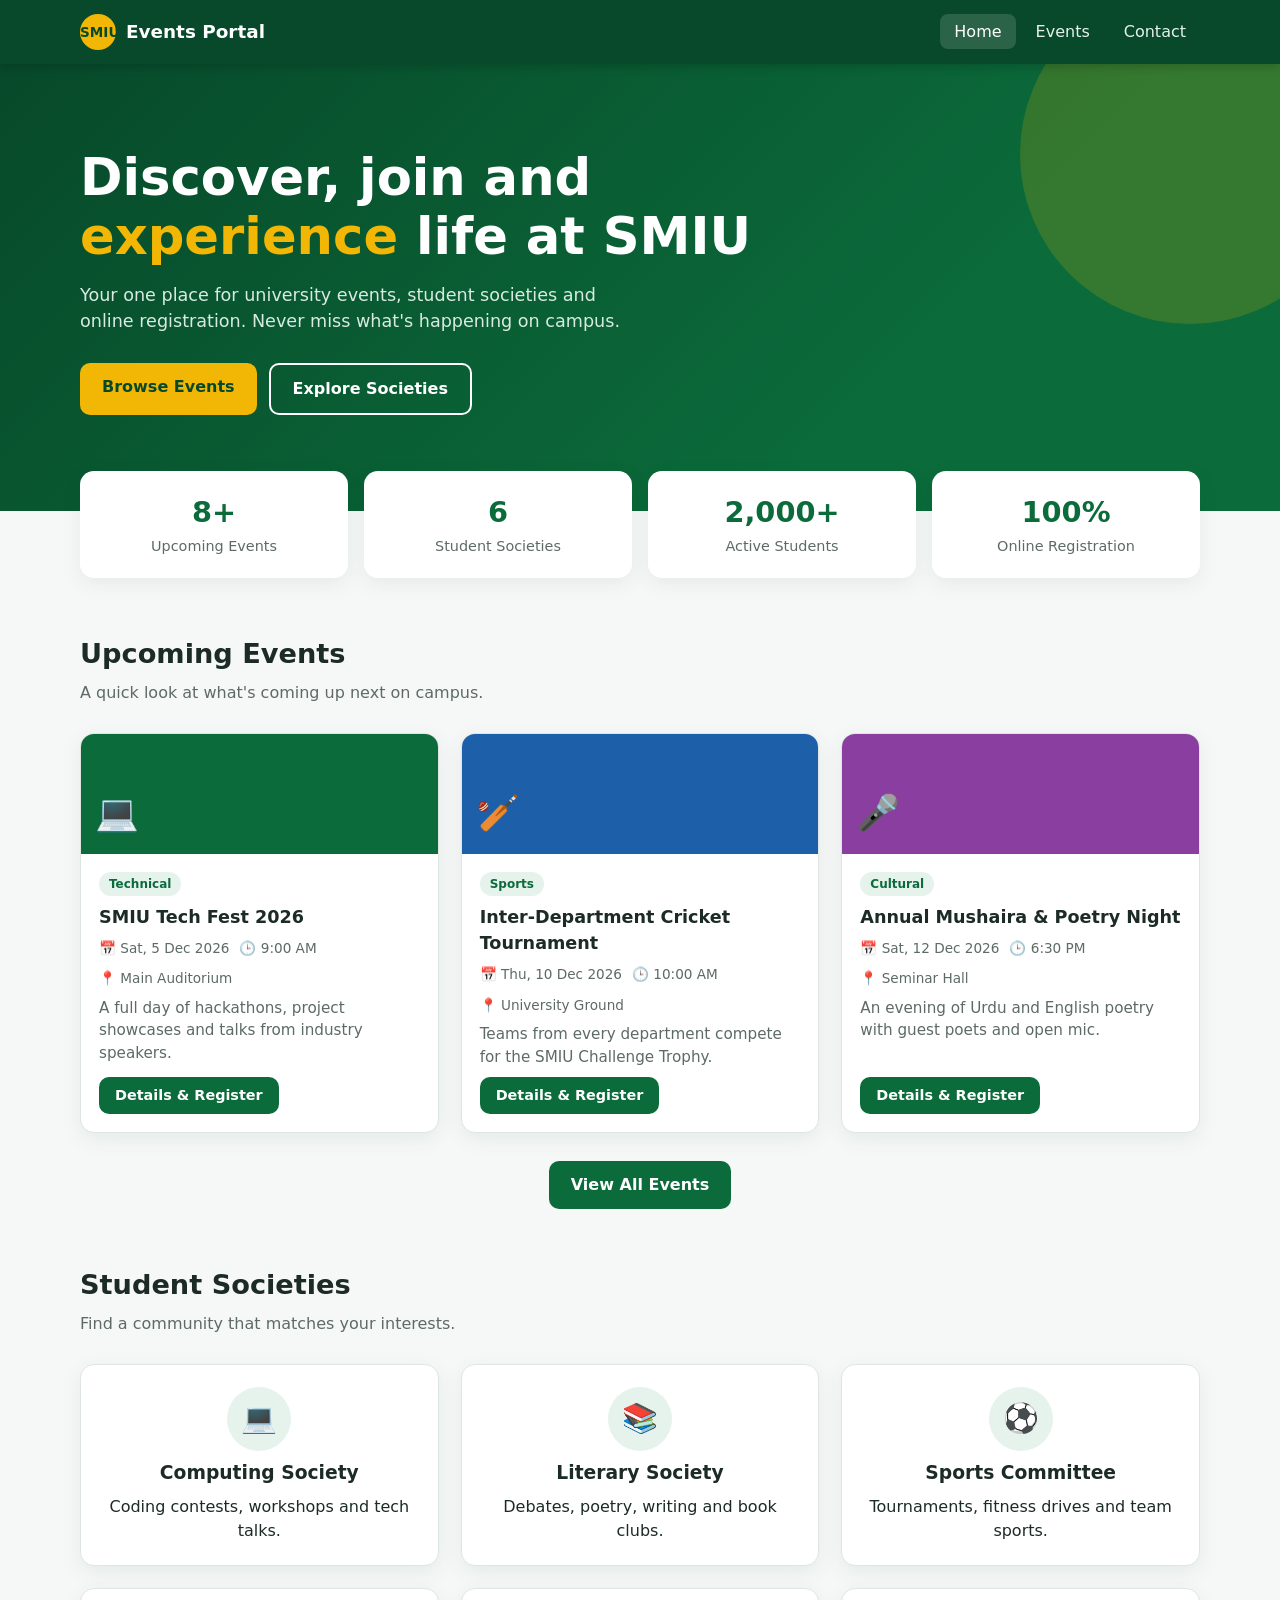
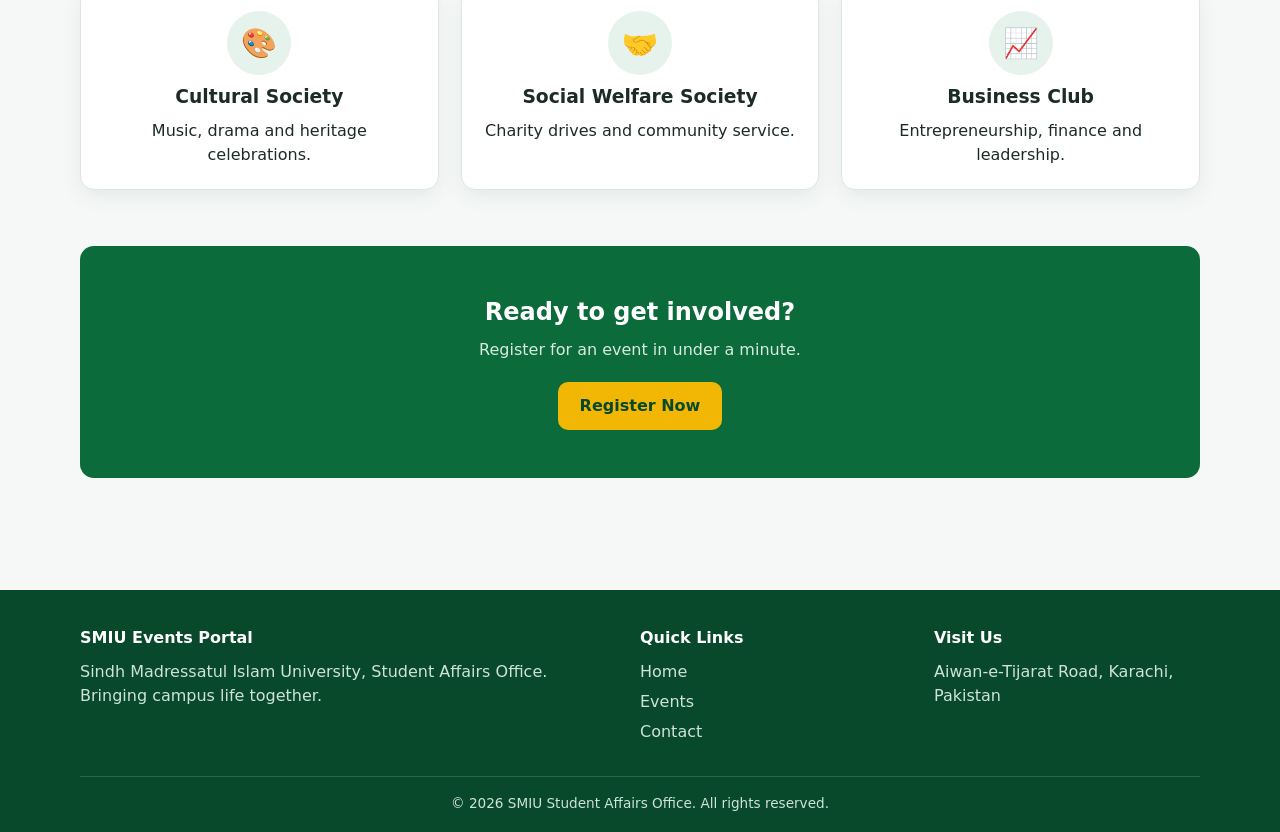
<file: index.html>
<!DOCTYPE html>
<html lang="en">
<head>
  <meta charset="UTF-8">
  <meta name="viewport" content="width=device-width, initial-scale=1.0">
  <meta name="description" content="SMIU Events Portal - discover university events, explore societies and register online.">
  <title>SMIU Events Portal | Home</title>
  <link rel="stylesheet" href="style.css">
</head>
<body>

  <header class="site-header">
    <div class="container nav">
      <a href="index.html" class="brand"><span class="brand-badge">SMIU</span> Events Portal</a>
      <button class="nav-toggle" aria-label="Toggle menu" aria-expanded="false">&#9776;</button>
      <ul class="nav-links">
        <li><a href="index.html" class="active">Home</a></li>
        <li><a href="events.html">Events</a></li>
        <li><a href="contact.html">Contact</a></li>
      </ul>
    </div>
  </header>

  <main>
    <section class="hero">
      <div class="container">
        <h1>Discover, join and <span>experience</span> life at SMIU</h1>
        <p>Your one place for university events, student societies and online registration. Never miss what's happening on campus.</p>
        <div class="hero-actions">
          <a href="events.html" class="btn">Browse Events</a>
          <a href="#societies" class="btn btn-outline">Explore Societies</a>
        </div>
      </div>
    </section>

    <section class="stats">
      <div class="container stats-grid">
        <div class="stat"><strong>8+</strong><span>Upcoming Events</span></div>
        <div class="stat"><strong>6</strong><span>Student Societies</span></div>
        <div class="stat"><strong>2,000+</strong><span>Active Students</span></div>
        <div class="stat"><strong>100%</strong><span>Online Registration</span></div>
      </div>
    </section>

    <section class="section">
      <div class="container">
        <h2 class="section-title">Upcoming Events</h2>
        <p class="section-sub">A quick look at what's coming up next on campus.</p>
        <div class="grid grid-3" id="home-events"></div>
        <p style="text-align:center;margin-top:28px">
          <a href="events.html" class="btn btn-green">View All Events</a>
        </p>
      </div>
    </section>

    <section class="section" id="societies" style="padding-top:0">
      <div class="container">
        <h2 class="section-title">Student Societies</h2>
        <p class="section-sub">Find a community that matches your interests.</p>
        <div class="grid grid-3" id="society-grid"></div>
      </div>
    </section>

    <section class="section" style="padding-top:0">
      <div class="container">
        <div class="cta">
          <h2>Ready to get involved?</h2>
          <p>Register for an event in under a minute.</p>
          <a href="events.html" class="btn">Register Now</a>
        </div>
      </div>
    </section>
  </main>

  <footer class="site-footer">
    <div class="container">
      <div class="footer-grid">
        <div>
          <h4>SMIU Events Portal</h4>
          <p>Sindh Madressatul Islam University, Student Affairs Office. Bringing campus life together.</p>
        </div>
        <div>
          <h4>Quick Links</h4>
          <a href="index.html">Home</a>
          <a href="events.html">Events</a>
          <a href="contact.html">Contact</a>
        </div>
        <div>
          <h4>Visit Us</h4>
          <p>Aiwan-e-Tijarat Road, Karachi, Pakistan</p>
        </div>
      </div>
      <p class="copyright">&copy; <span id="year">2026</span> SMIU Student Affairs Office. All rights reserved.</p>
    </div>
  </footer>

  <script src="events-data.js"></script>
  <script src="main.js"></script>
</body>
</html>
</file>
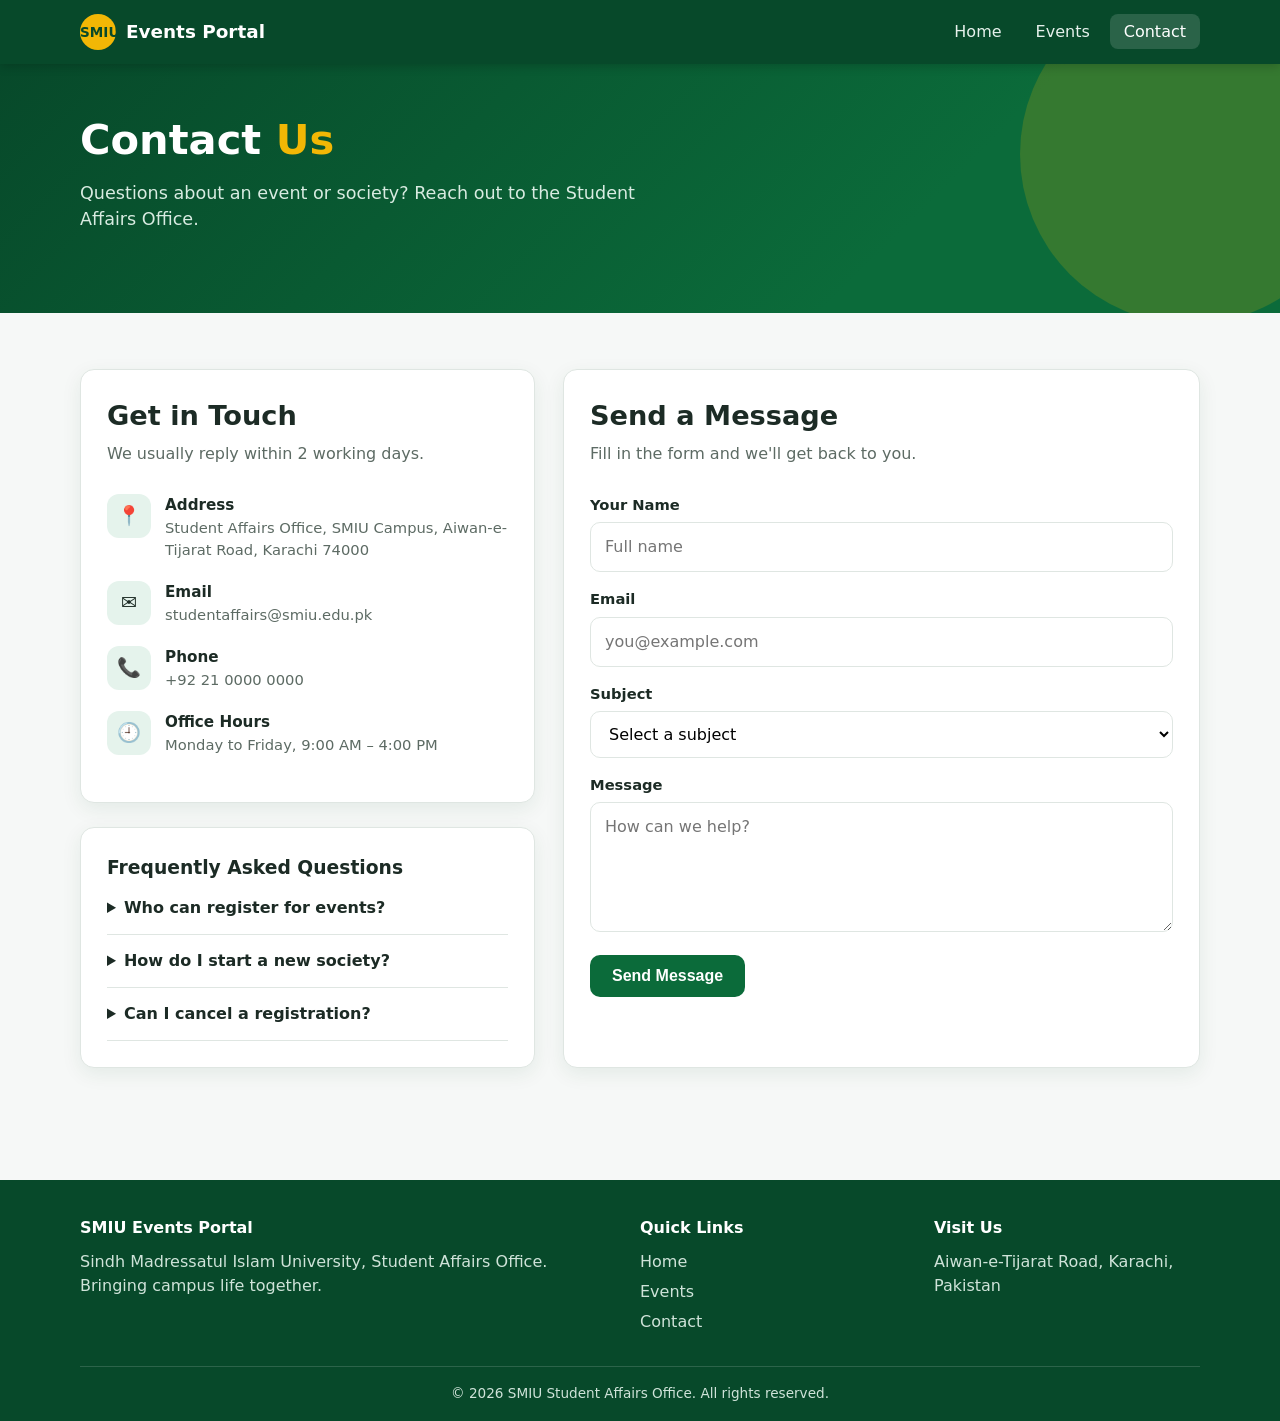
<file: contact.html>
<!DOCTYPE html>
<html lang="en">
<head>
  <meta charset="UTF-8">
  <meta name="viewport" content="width=device-width, initial-scale=1.0">
  <meta name="description" content="Contact the SMIU Student Affairs Office.">
  <title>SMIU Events Portal | Contact</title>
  <link rel="stylesheet" href="style.css">
</head>
<body>

  <header class="site-header">
    <div class="container nav">
      <a href="index.html" class="brand"><span class="brand-badge">SMIU</span> Events Portal</a>
      <button class="nav-toggle" aria-label="Toggle menu" aria-expanded="false">&#9776;</button>
      <ul class="nav-links">
        <li><a href="index.html">Home</a></li>
        <li><a href="events.html">Events</a></li>
        <li><a href="contact.html" class="active">Contact</a></li>
      </ul>
    </div>
  </header>

  <main>
    <section class="hero page-hero">
      <div class="container">
        <h1>Contact <span>Us</span></h1>
        <p>Questions about an event or society? Reach out to the Student Affairs Office.</p>
      </div>
    </section>

    <section class="section">
      <div class="container contact-grid">

        <div>
          <div class="panel">
            <h2 class="section-title">Get in Touch</h2>
            <p class="section-sub">We usually reply within 2 working days.</p>

            <div class="info-item">
              <div class="ico">📍</div>
              <div><h4>Address</h4><p>Student Affairs Office, SMIU Campus, Aiwan-e-Tijarat Road, Karachi 74000</p></div>
            </div>
            <div class="info-item">
              <div class="ico">✉️</div>
              <div><h4>Email</h4><p>studentaffairs@smiu.edu.pk</p></div>
            </div>
            <div class="info-item">
              <div class="ico">📞</div>
              <div><h4>Phone</h4><p>+92 21 0000 0000</p></div>
            </div>
            <div class="info-item">
              <div class="ico">🕘</div>
              <div><h4>Office Hours</h4><p>Monday to Friday, 9:00 AM – 4:00 PM</p></div>
            </div>
          </div>

          <div class="panel faq" style="margin-top:24px">
            <h3>Frequently Asked Questions</h3>
            <details>
              <summary>Who can register for events?</summary>
              <p>All currently enrolled SMIU students with a valid roll number.</p>
            </details>
            <details>
              <summary>How do I start a new society?</summary>
              <p>Contact the Student Affairs Office with your proposal and a faculty advisor.</p>
            </details>
            <details>
              <summary>Can I cancel a registration?</summary>
              <p>Yes, email the office at least 24 hours before the event.</p>
            </details>
          </div>
        </div>

        <div class="panel">
          <h2 class="section-title">Send a Message</h2>
          <p class="section-sub">Fill in the form and we'll get back to you.</p>

          <form id="contact-form" novalidate>
            <div class="form-group">
              <label for="c-name">Your Name</label>
              <input type="text" id="c-name" name="name" placeholder="Full name">
              <div class="error">Please enter your name (min. 3 characters).</div>
            </div>
            <div class="form-group">
              <label for="c-email">Email</label>
              <input type="email" id="c-email" name="email" placeholder="you@example.com">
              <div class="error">Please enter a valid email address.</div>
            </div>
            <div class="form-group">
              <label for="c-subject">Subject</label>
              <select id="c-subject" name="subject">
                <option value="">Select a subject</option>
                <option>Event enquiry</option>
                <option>Society membership</option>
                <option>Registration problem</option>
                <option>Suggest an event</option>
                <option>Other</option>
              </select>
              <div class="error">Please choose a subject.</div>
            </div>
            <div class="form-group">
              <label for="c-message">Message</label>
              <textarea id="c-message" name="message" placeholder="How can we help?"></textarea>
              <div class="error">Please write a message (min. 10 characters).</div>
            </div>
            <button type="submit" class="btn btn-green">Send Message</button>
            <div class="notice" id="contact-success" role="status"></div>
          </form>
        </div>

      </div>
    </section>
  </main>

  <footer class="site-footer">
    <div class="container">
      <div class="footer-grid">
        <div>
          <h4>SMIU Events Portal</h4>
          <p>Sindh Madressatul Islam University, Student Affairs Office. Bringing campus life together.</p>
        </div>
        <div>
          <h4>Quick Links</h4>
          <a href="index.html">Home</a>
          <a href="events.html">Events</a>
          <a href="contact.html">Contact</a>
        </div>
        <div>
          <h4>Visit Us</h4>
          <p>Aiwan-e-Tijarat Road, Karachi, Pakistan</p>
        </div>
      </div>
      <p class="copyright">&copy; <span id="year">2026</span> SMIU Student Affairs Office. All rights reserved.</p>
    </div>
  </footer>

  <script src="main.js"></script>
</body>
</html>
</file>
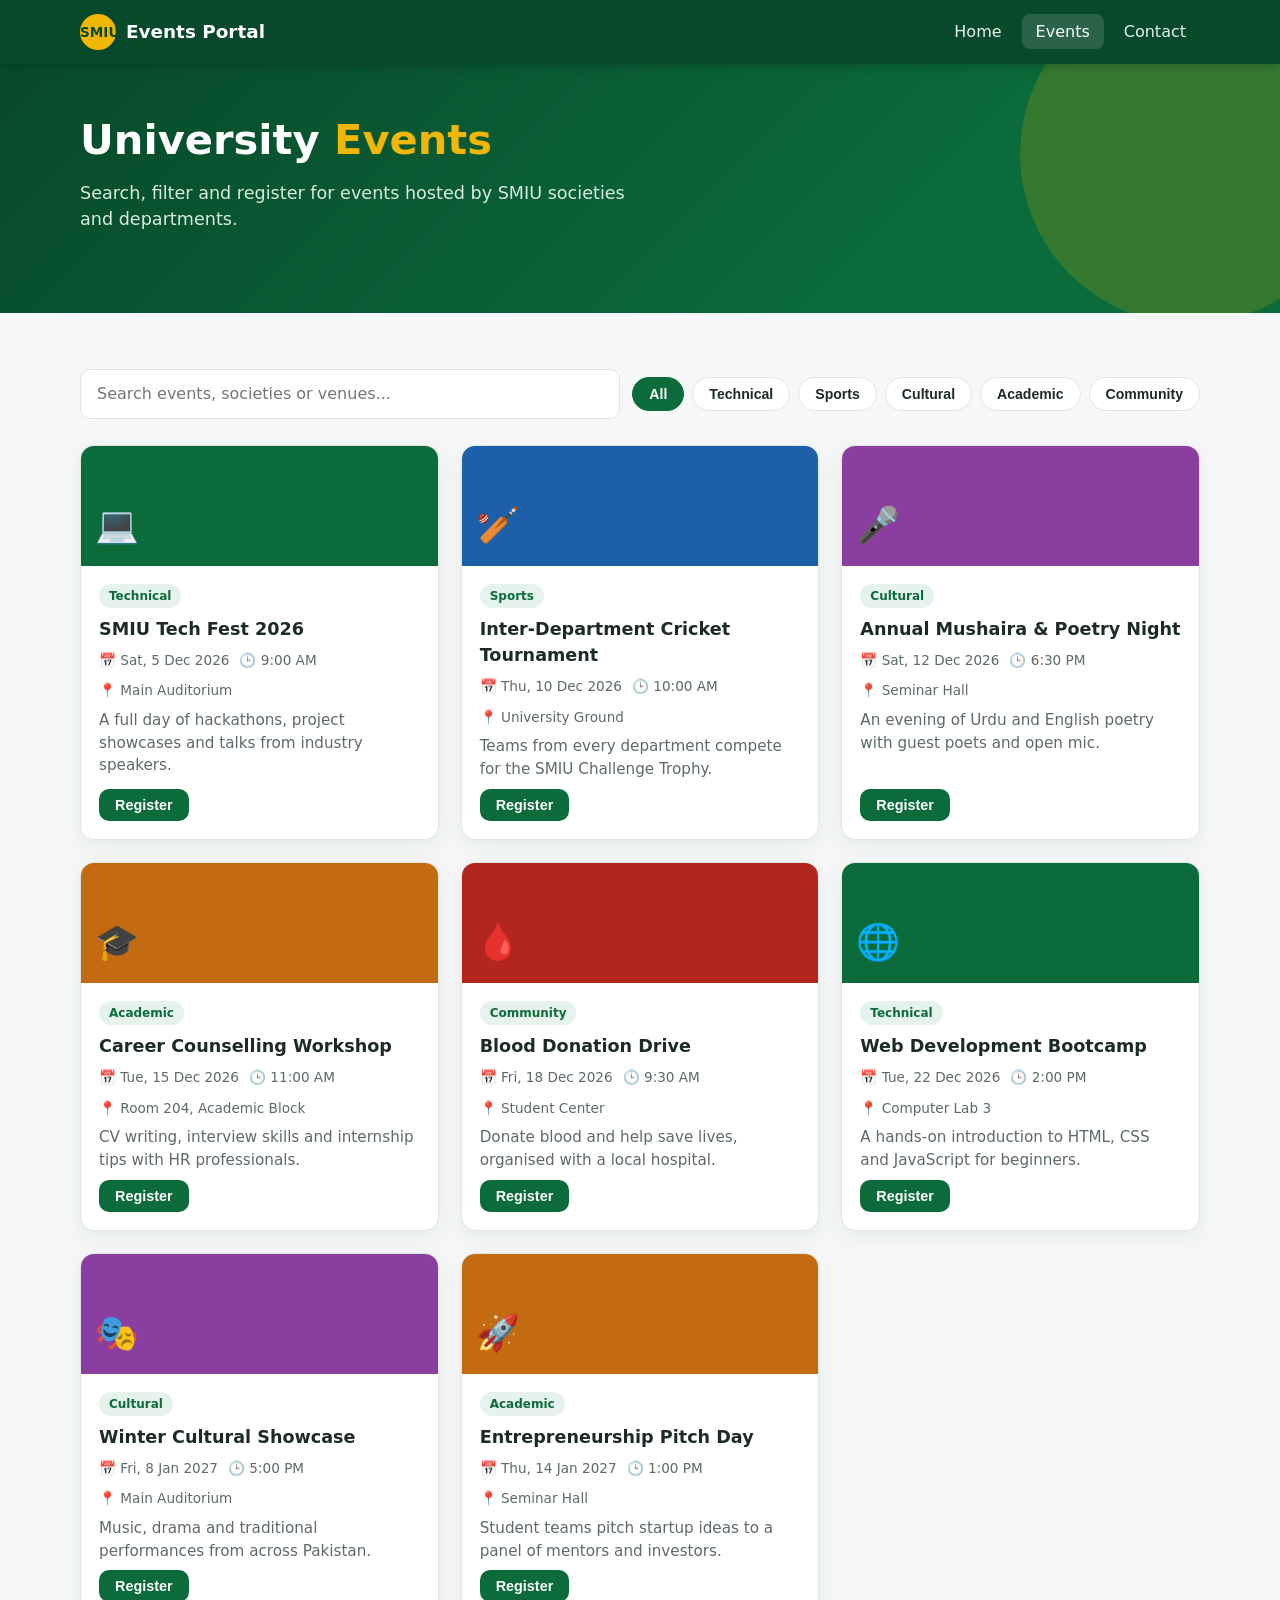
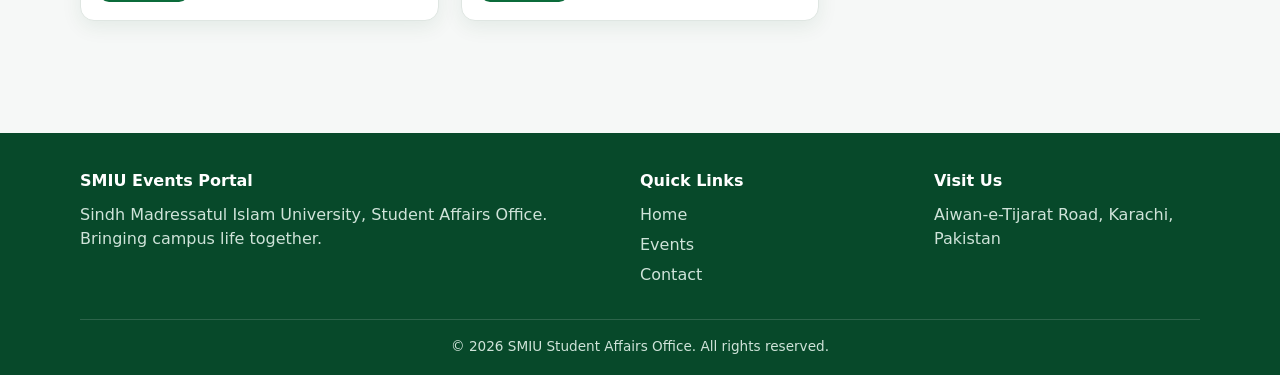
<file: events.html>
<!DOCTYPE html>
<html lang="en">
<head>
  <meta charset="UTF-8">
  <meta name="viewport" content="width=device-width, initial-scale=1.0">
  <meta name="description" content="Browse and register for SMIU university events.">
  <title>SMIU Events Portal | Events</title>
  <link rel="stylesheet" href="style.css">
</head>
<body>

  <header class="site-header">
    <div class="container nav">
      <a href="index.html" class="brand"><span class="brand-badge">SMIU</span> Events Portal</a>
      <button class="nav-toggle" aria-label="Toggle menu" aria-expanded="false">&#9776;</button>
      <ul class="nav-links">
        <li><a href="index.html">Home</a></li>
        <li><a href="events.html" class="active">Events</a></li>
        <li><a href="contact.html">Contact</a></li>
      </ul>
    </div>
  </header>

  <main>
    <section class="hero page-hero">
      <div class="container">
        <h1>University <span>Events</span></h1>
        <p>Search, filter and register for events hosted by SMIU societies and departments.</p>
      </div>
    </section>

    <section class="section">
      <div class="container">
        <div class="toolbar">
          <input type="search" id="search" class="search" placeholder="Search events, societies or venues..." aria-label="Search events">
          <div class="chips" id="chips" role="group" aria-label="Filter by category"></div>
        </div>

        <div class="grid grid-3" id="event-grid"></div>
        <p class="empty" id="no-events">No events match your search. Try another keyword or category.</p>
      </div>
    </section>
  </main>

  <!-- Registration modal -->
  <div class="modal-backdrop" id="modal" role="dialog" aria-modal="true" aria-labelledby="modal-title">
    <div class="modal">
      <button class="modal-close" id="modal-close" aria-label="Close">&times;</button>
      <h2 id="modal-title">Event Registration</h2>
      <p class="event-name" id="modal-event"></p>

      <form id="register-form" novalidate>
        <div class="form-group">
          <label for="reg-name">Full Name</label>
          <input type="text" id="reg-name" name="name" placeholder="e.g. Wasif Ahmed">
          <div class="error">Please enter your full name (min. 3 characters).</div>
        </div>
        <div class="form-group">
          <label for="reg-roll">Roll Number</label>
          <input type="text" id="reg-roll" name="roll" placeholder="e.g. BSCS-2023-045">
          <div class="error">Please enter a valid roll number.</div>
        </div>
        <div class="form-group">
          <label for="reg-email">Email</label>
          <input type="email" id="reg-email" name="email" placeholder="you@example.com">
          <div class="error">Please enter a valid email address.</div>
        </div>
        <div class="form-group">
          <label for="reg-dept">Department</label>
          <select id="reg-dept" name="dept">
            <option value="">Select department</option>
            <option>Computer Science</option>
            <option>Software Engineering</option>
            <option>Business Administration</option>
            <option>Electrical Engineering</option>
            <option>Media Sciences</option>
            <option>Other</option>
          </select>
          <div class="error">Please select your department.</div>
        </div>
        <button type="submit" class="btn btn-green" style="width:100%">Confirm Registration</button>
        <div class="notice" id="reg-success" role="status"></div>
      </form>
    </div>
  </div>

  <footer class="site-footer">
    <div class="container">
      <div class="footer-grid">
        <div>
          <h4>SMIU Events Portal</h4>
          <p>Sindh Madressatul Islam University, Student Affairs Office. Bringing campus life together.</p>
        </div>
        <div>
          <h4>Quick Links</h4>
          <a href="index.html">Home</a>
          <a href="events.html">Events</a>
          <a href="contact.html">Contact</a>
        </div>
        <div>
          <h4>Visit Us</h4>
          <p>Aiwan-e-Tijarat Road, Karachi, Pakistan</p>
        </div>
      </div>
      <p class="copyright">&copy; <span id="year">2026</span> SMIU Student Affairs Office. All rights reserved.</p>
    </div>
  </footer>

  <script src="events-data.js"></script>
  <script src="main.js"></script>
</body>
</html>
</file>
<file: style.css>
/* ===== SMIU Events Portal - Shared Styles ===== */
:root {
  --green: #0b6b3a;
  --green-dark: #07492a;
  --gold: #f2b705;
  --ink: #1c2b25;
  --muted: #5d6b64;
  --bg: #f6f8f7;
  --card: #ffffff;
  --border: #dfe6e2;
  --radius: 14px;
  --shadow: 0 6px 20px rgba(7, 73, 42, 0.08);
}

* { box-sizing: border-box; margin: 0; padding: 0; }
html { scroll-behavior: smooth; }
body {
  font-family: "Segoe UI", system-ui, -apple-system, Roboto, Arial, sans-serif;
  color: var(--ink);
  background: var(--bg);
  line-height: 1.5;
}
img { max-width: 100%; display: block; }
a { color: var(--green); text-decoration: none; }
.container { width: min(1120px, 92%); margin-inline: auto; }
.section { padding: 56px 0; }
.section-title { font-size: 1.7rem; margin-bottom: 6px; }
.section-sub { color: var(--muted); margin-bottom: 28px; }

/* ----- Header / Nav ----- */
.site-header {
  background: var(--green-dark);
  position: sticky; top: 0; z-index: 50;
  box-shadow: 0 2px 10px rgba(0,0,0,.2);
}
.nav { display: flex; align-items: center; justify-content: space-between; height: 64px; }
.brand { color: #fff; font-weight: 700; font-size: 1.15rem; display: flex; align-items: center; gap: 10px; }
.brand-badge {
  background: var(--gold); color: var(--green-dark);
  width: 36px; height: 36px; border-radius: 50%;
  display: grid; place-items: center; font-weight: 800; font-size: .85rem;
}
.nav-links { display: flex; gap: 6px; list-style: none; }
.nav-links a {
  color: #e6f1ec; padding: 8px 14px; border-radius: 8px; font-weight: 500;
}
.nav-links a:hover, .nav-links a.active { background: rgba(255,255,255,.14); color: #fff; }
.nav-toggle {
  display: none; background: none; border: 0; color: #fff;
  font-size: 1.8rem; cursor: pointer; line-height: 1;
}

/* ----- Buttons ----- */
.btn {
  display: inline-block; border: 0; cursor: pointer;
  padding: 12px 22px; border-radius: 10px; font-weight: 600; font-size: 1rem;
  background: var(--gold); color: var(--green-dark);
  transition: transform .15s, box-shadow .15s;
}
.btn:hover { transform: translateY(-2px); box-shadow: 0 6px 14px rgba(0,0,0,.18); }
.btn-green { background: var(--green); color: #fff; }
.btn-outline { background: transparent; border: 2px solid #fff; color: #fff; }
.btn-sm { padding: 8px 16px; font-size: .9rem; }

/* ----- Hero ----- */
.hero {
  background: linear-gradient(135deg, var(--green-dark), var(--green) 70%);
  color: #fff; padding: 84px 0 96px; position: relative; overflow: hidden;
}
.hero::after {
  content: ""; position: absolute; right: -80px; top: -80px;
  width: 340px; height: 340px; border-radius: 50%;
  background: rgba(242,183,5,.18);
}
.hero h1 { font-size: clamp(2rem, 5vw, 3.2rem); line-height: 1.15; max-width: 700px; }
.hero h1 span { color: var(--gold); }
.hero p { max-width: 560px; margin: 16px 0 28px; color: #d8ebe1; font-size: 1.1rem; }
.hero-actions { display: flex; gap: 12px; flex-wrap: wrap; position: relative; z-index: 1; }
.page-hero { padding: 52px 0; }
.page-hero h1 { font-size: clamp(1.8rem, 4vw, 2.6rem); }

/* ----- Stats ----- */
.stats { margin-top: -40px; position: relative; z-index: 2; }
.stats-grid {
  display: grid; grid-template-columns: repeat(4, 1fr); gap: 16px;
}
.stat {
  background: var(--card); border-radius: var(--radius); padding: 20px;
  text-align: center; box-shadow: var(--shadow);
}
.stat strong { display: block; font-size: 1.8rem; color: var(--green); }
.stat span { color: var(--muted); font-size: .9rem; }

/* ----- Cards ----- */
.grid { display: grid; gap: 22px; }
.grid-3 { grid-template-columns: repeat(3, 1fr); }
.card {
  background: var(--card); border-radius: var(--radius);
  border: 1px solid var(--border); box-shadow: var(--shadow);
  overflow: hidden; display: flex; flex-direction: column;
  transition: transform .2s;
}
.card:hover { transform: translateY(-4px); }
.card-top {
  height: 120px; display: flex; align-items: flex-end; padding: 14px;
  color: #fff; font-size: 2.2rem;
}
.card-body { padding: 18px; display: flex; flex-direction: column; gap: 8px; flex: 1; }
.card-body h3 { font-size: 1.1rem; }
.card-body p { color: var(--muted); font-size: .95rem; }
.meta { display: flex; flex-wrap: wrap; gap: 10px; font-size: .85rem; color: var(--muted); }
.tag {
  display: inline-block; font-size: .75rem; font-weight: 700;
  padding: 3px 10px; border-radius: 99px; background: #e5f3ec; color: var(--green);
  align-self: flex-start;
}
.card-body .btn { margin-top: auto; align-self: flex-start; }

.society-card { padding: 22px; text-align: center; gap: 8px; align-items: center; }
.society-icon {
  width: 64px; height: 64px; border-radius: 50%; display: grid; place-items: center;
  font-size: 1.8rem; background: #e5f3ec;
}

/* ----- CTA band ----- */
.cta {
  background: var(--green); color: #fff; text-align: center;
  padding: 48px 0; border-radius: var(--radius);
}
.cta p { margin: 8px 0 20px; color: #d8ebe1; }

/* ----- Events toolbar ----- */
.toolbar { display: flex; flex-wrap: wrap; gap: 12px; margin-bottom: 26px; align-items: center; }
.search {
  flex: 1 1 240px; padding: 12px 16px; border-radius: 10px;
  border: 1px solid var(--border); font-size: 1rem;
}
.chips { display: flex; flex-wrap: wrap; gap: 8px; }
.chip {
  border: 1px solid var(--border); background: #fff; padding: 8px 16px;
  border-radius: 99px; cursor: pointer; font-weight: 600; font-size: .88rem; color: var(--ink);
}
.chip.active { background: var(--green); color: #fff; border-color: var(--green); }
.empty { text-align: center; color: var(--muted); padding: 40px 0; display: none; }

/* ----- Modal ----- */
.modal-backdrop {
  position: fixed; inset: 0; background: rgba(0,0,0,.55);
  display: none; align-items: center; justify-content: center; z-index: 100; padding: 16px;
}
.modal-backdrop.open { display: flex; }
.modal {
  background: #fff; border-radius: var(--radius); width: min(480px, 100%);
  padding: 26px; max-height: 92vh; overflow-y: auto;
}
.modal h2 { font-size: 1.3rem; }
.modal .event-name { color: var(--green); font-weight: 600; margin-bottom: 16px; }
.modal-close {
  float: right; background: none; border: 0; font-size: 1.6rem; cursor: pointer; color: var(--muted);
}

/* ----- Forms ----- */
.form-group { margin-bottom: 16px; }
label { display: block; font-weight: 600; margin-bottom: 6px; font-size: .92rem; }
input, select, textarea {
  width: 100%; padding: 12px 14px; border-radius: 10px;
  border: 1px solid var(--border); font: inherit; background: #fff;
}
input:focus, select:focus, textarea:focus, .search:focus {
  outline: 2px solid var(--green); border-color: transparent;
}
textarea { min-height: 130px; resize: vertical; }
.error { color: #c0392b; font-size: .82rem; margin-top: 4px; display: none; }
.form-group.invalid .error { display: block; }
.form-group.invalid input, .form-group.invalid select, .form-group.invalid textarea { border-color: #c0392b; }
.notice {
  display: none; background: #e5f3ec; color: var(--green-dark);
  border-left: 4px solid var(--green); padding: 14px 16px; border-radius: 8px; margin-top: 16px;
}
.notice.show { display: block; }

/* ----- Contact layout ----- */
.contact-grid { display: grid; grid-template-columns: 1fr 1.4fr; gap: 28px; }
.panel {
  background: var(--card); border: 1px solid var(--border);
  border-radius: var(--radius); padding: 26px; box-shadow: var(--shadow);
}
.info-item { display: flex; gap: 14px; margin-bottom: 20px; }
.info-item .ico {
  width: 44px; height: 44px; border-radius: 12px; background: #e5f3ec;
  display: grid; place-items: center; font-size: 1.2rem; flex-shrink: 0;
}
.info-item h4 { font-size: .95rem; }
.info-item p { color: var(--muted); font-size: .92rem; }
.faq details { border-bottom: 1px solid var(--border); padding: 14px 0; }
.faq summary { cursor: pointer; font-weight: 600; }
.faq p { color: var(--muted); margin-top: 8px; }

/* ----- Footer ----- */
.site-footer { background: var(--green-dark); color: #cfe3d9; margin-top: 56px; padding: 36px 0 18px; }
.footer-grid { display: grid; grid-template-columns: 2fr 1fr 1fr; gap: 28px; }
.site-footer h4 { color: #fff; margin-bottom: 10px; }
.site-footer a { color: #cfe3d9; display: block; margin-bottom: 6px; }
.site-footer a:hover { color: var(--gold); }
.copyright { text-align: center; font-size: .85rem; margin-top: 26px; padding-top: 16px; border-top: 1px solid rgba(255,255,255,.15); }

/* ----- Responsive ----- */
@media (max-width: 900px) {
  .grid-3 { grid-template-columns: repeat(2, 1fr); }
  .stats-grid { grid-template-columns: repeat(2, 1fr); }
  .contact-grid { grid-template-columns: 1fr; }
}
@media (max-width: 640px) {
  .nav-toggle { display: block; }
  .nav-links {
    position: absolute; top: 64px; left: 0; right: 0;
    background: var(--green-dark); flex-direction: column; padding: 10px 4%;
    display: none;
  }
  .nav-links.open { display: flex; }
  .grid-3 { grid-template-columns: 1fr; }
  .footer-grid { grid-template-columns: 1fr; }
  .hero { padding: 56px 0 72px; }
}
</file>
